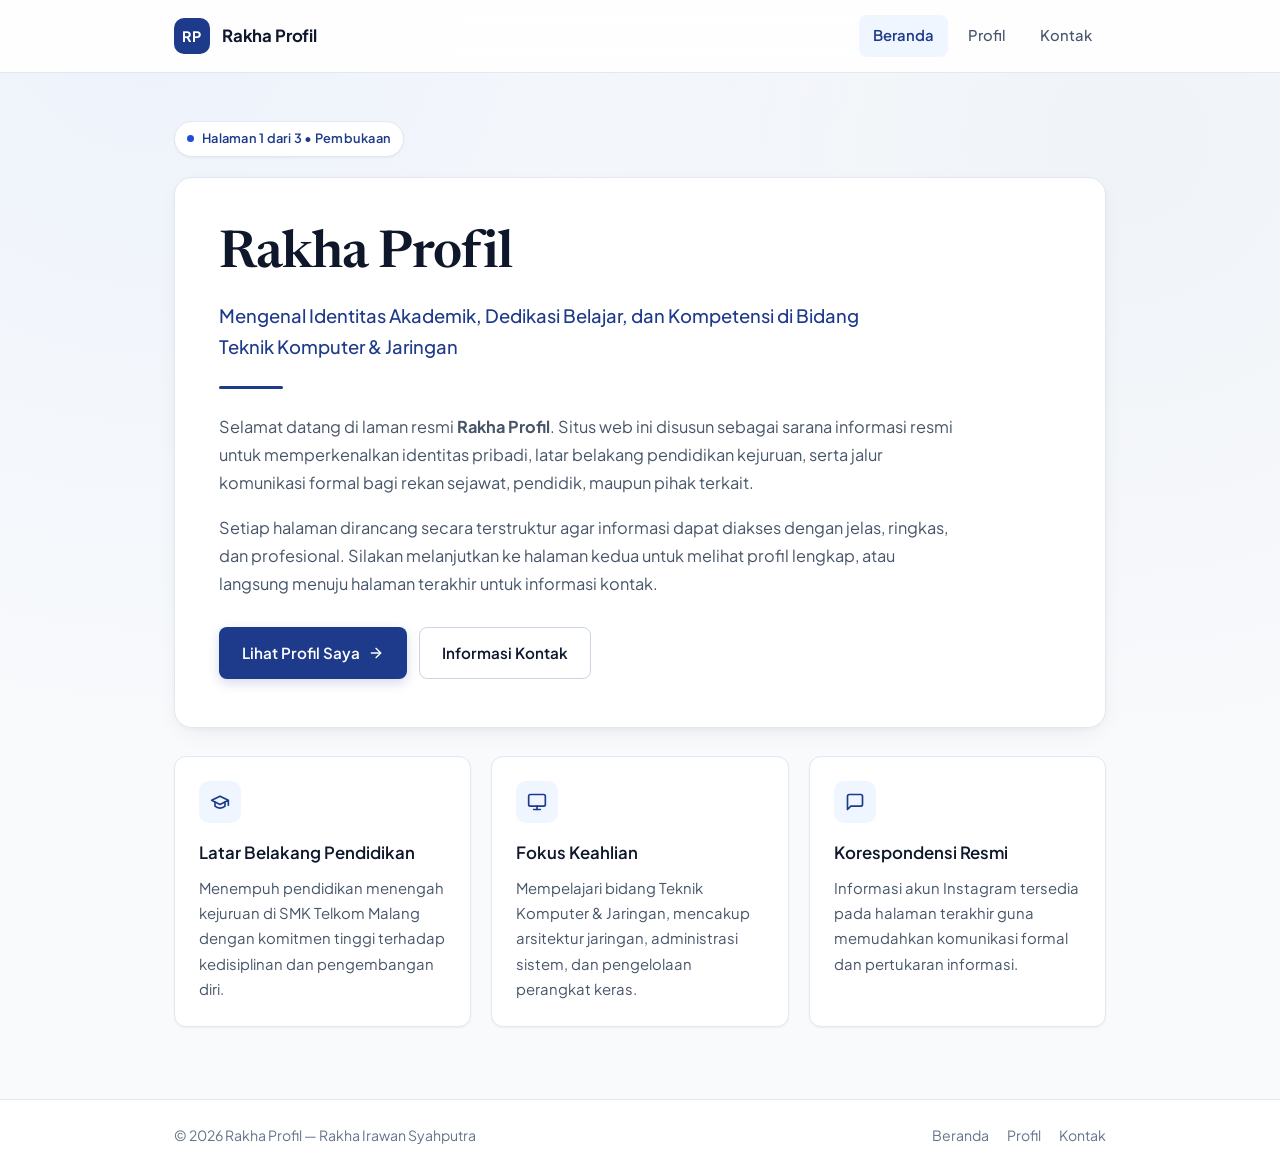
<file: index.html>
<!DOCTYPE html>
<html lang="id">
<head>
  <meta charset="UTF-8" />
  <meta name="viewport" content="width=device-width, initial-scale=1.0" />
  <meta name="description" content="Rakha Profil — Situs web resmi yang memuat pembukaan, profil pendidikan di SMK Telkom Malang jurusan Teknik Komputer & Jaringan, serta informasi kontak." />
  <title>Rakha Profil — Beranda Resmi</title>
  <link rel="preconnect" href="https://fonts.googleapis.com" />
  <link rel="preconnect" href="https://fonts.gstatic.com" crossorigin />
  <link href="https://fonts.googleapis.com/css2?family=Newsreader:opsz,wght@6..72,500;6..72,600&family=Plus+Jakarta+Sans:wght@400;500;600;700&display=swap" rel="stylesheet" />
  <link rel="stylesheet" href="assets/css/style.css" />
</head>
<body>
  <header class="site-header">
    <div class="container header-inner">
      <a href="index.html" class="brand" aria-label="Rakha Profil Beranda">
        <span class="brand-mark" aria-hidden="true">RP</span>
        <span>Rakha Profil</span>
      </a>

      <button
        type="button"
        class="nav-toggle"
        aria-label="Buka menu navigasi"
        aria-expanded="false"
        data-nav-toggle
      >
        <svg width="20" height="20" viewBox="0 0 24 24" fill="none" stroke="currentColor" stroke-width="2" stroke-linecap="round" aria-hidden="true">
          <line x1="3" y1="6" x2="21" y2="6" />
          <line x1="3" y1="12" x2="21" y2="12" />
          <line x1="3" y1="18" x2="21" y2="18" />
        </svg>
      </button>

      <nav class="site-nav" aria-label="Navigasi Utama" data-nav-menu>
        <a href="index.html" class="nav-link" data-page="beranda">Beranda</a>
        <a href="profil.html" class="nav-link" data-page="profil">Profil</a>
        <a href="kontak.html" class="nav-link" data-page="kontak">Kontak</a>
      </nav>
    </div>
  </header>

  <main>
    <div class="container">
      <div class="page-indicator">
        <span class="page-indicator-dot" aria-hidden="true"></span>
        <span>Halaman 1 dari 3 &bull; Pembukaan</span>
      </div>

      <section class="hero-card" aria-labelledby="hero-heading">
        <h1 id="hero-heading" class="hero-title">Rakha Profil</h1>
        <p class="hero-subtitle">
          Mengenal Identitas Akademik, Dedikasi Belajar, dan Kompetensi di Bidang Teknik Komputer &amp; Jaringan
        </p>
        <div class="formal-divider" aria-hidden="true"></div>

        <p class="hero-lead">
          Selamat datang di laman resmi <strong>Rakha Profil</strong>. Situs web ini disusun sebagai sarana informasi resmi untuk memperkenalkan identitas pribadi, latar belakang pendidikan kejuruan, serta jalur komunikasi formal bagi rekan sejawat, pendidik, maupun pihak terkait.
        </p>
        <p class="hero-lead">
          Setiap halaman dirancang secara terstruktur agar informasi dapat diakses dengan jelas, ringkas, dan profesional. Silakan melanjutkan ke halaman kedua untuk melihat profil lengkap, atau langsung menuju halaman terakhir untuk informasi kontak.
        </p>

        <div class="hero-actions">
          <a href="profil.html" class="btn btn-primary">
            Lihat Profil Saya
            <svg width="16" height="16" viewBox="0 0 24 24" fill="none" stroke="currentColor" stroke-width="2" stroke-linecap="round" stroke-linejoin="round" aria-hidden="true">
              <path d="M5 12h14" />
              <path d="m12 5 7 7-7 7" />
            </svg>
          </a>
          <a href="kontak.html" class="btn btn-secondary">Informasi Kontak</a>
        </div>
      </section>

      <section class="section-grid" aria-label="Ringkasan Halaman">
        <article class="info-card">
          <div class="card-icon" aria-hidden="true">
            <svg width="20" height="20" viewBox="0 0 24 24" fill="none" stroke="currentColor" stroke-width="2" stroke-linecap="round" stroke-linejoin="round">
              <path d="M22 10v6M2 10l10-5 10 5-10 5z" />
              <path d="M6 12v5c3 3 9 3 12 0v-5" />
            </svg>
          </div>
          <h2 class="card-title">Latar Belakang Pendidikan</h2>
          <p class="card-text">
            Menempuh pendidikan menengah kejuruan di SMK Telkom Malang dengan komitmen tinggi terhadap kedisiplinan dan pengembangan diri.
          </p>
        </article>

        <article class="info-card">
          <div class="card-icon" aria-hidden="true">
            <svg width="20" height="20" viewBox="0 0 24 24" fill="none" stroke="currentColor" stroke-width="2" stroke-linecap="round" stroke-linejoin="round">
              <rect x="2" y="3" width="20" height="14" rx="2" />
              <line x1="8" y1="21" x2="16" y2="21" />
              <line x1="12" y1="17" x2="12" y2="21" />
            </svg>
          </div>
          <h2 class="card-title">Fokus Keahlian</h2>
          <p class="card-text">
            Mempelajari bidang Teknik Komputer &amp; Jaringan, mencakup arsitektur jaringan, administrasi sistem, dan pengelolaan perangkat keras.
          </p>
        </article>

        <article class="info-card">
          <div class="card-icon" aria-hidden="true">
            <svg width="20" height="20" viewBox="0 0 24 24" fill="none" stroke="currentColor" stroke-width="2" stroke-linecap="round" stroke-linejoin="round">
              <path d="M21 15a2 2 0 0 1-2 2H7l-4 4V5a2 2 0 0 1 2-2h14a2 2 0 0 1 2 2z" />
            </svg>
          </div>
          <h2 class="card-title">Korespondensi Resmi</h2>
          <p class="card-text">
            Informasi akun Instagram tersedia pada halaman terakhir guna memudahkan komunikasi formal dan pertukaran informasi.
          </p>
        </article>
      </section>
    </div>
  </main>

  <footer class="site-footer">
    <div class="container footer-inner">
      <span>&copy; 2026 Rakha Profil &mdash; Rakha Irawan Syahputra</span>
      <div class="footer-links">
        <a href="index.html">Beranda</a>
        <a href="profil.html">Profil</a>
        <a href="kontak.html">Kontak</a>
      </div>
    </div>
  </footer>

  <script src="assets/js/main.js"></script>
</body>
</html>
</file>
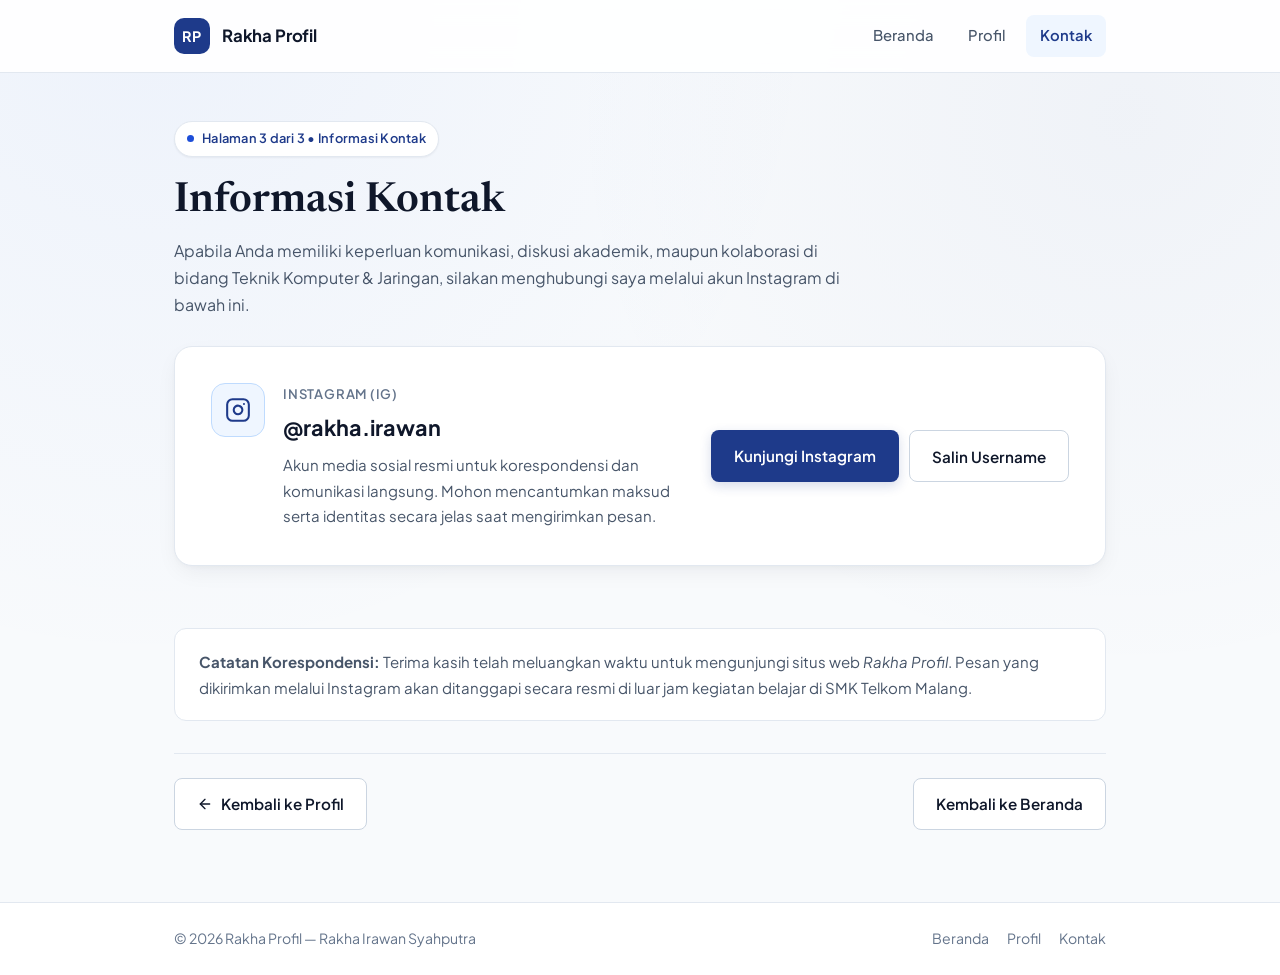
<file: kontak.html>
<!DOCTYPE html>
<html lang="id">
<head>
  <meta charset="UTF-8" />
  <meta name="viewport" content="width=device-width, initial-scale=1.0" />
  <meta name="description" content="Informasi kontak resmi Rakha Irawan Syahputra melalui akun Instagram." />
  <title>Kontak — Rakha Profil</title>
  <link rel="preconnect" href="https://fonts.googleapis.com" />
  <link rel="preconnect" href="https://fonts.gstatic.com" crossorigin />
  <link href="https://fonts.googleapis.com/css2?family=Newsreader:opsz,wght@6..72,500;6..72,600&family=Plus+Jakarta+Sans:wght@400;500;600;700&display=swap" rel="stylesheet" />
  <link rel="stylesheet" href="assets/css/style.css" />
</head>
<body>
  <header class="site-header">
    <div class="container header-inner">
      <a href="index.html" class="brand" aria-label="Rakha Profil Beranda">
        <span class="brand-mark" aria-hidden="true">RP</span>
        <span>Rakha Profil</span>
      </a>

      <button
        type="button"
        class="nav-toggle"
        aria-label="Buka menu navigasi"
        aria-expanded="false"
        data-nav-toggle
      >
        <svg width="20" height="20" viewBox="0 0 24 24" fill="none" stroke="currentColor" stroke-width="2" stroke-linecap="round" aria-hidden="true">
          <line x1="3" y1="6" x2="21" y2="6" />
          <line x1="3" y1="12" x2="21" y2="12" />
          <line x1="3" y1="18" x2="21" y2="18" />
        </svg>
      </button>

      <nav class="site-nav" aria-label="Navigasi Utama" data-nav-menu>
        <a href="index.html" class="nav-link" data-page="beranda">Beranda</a>
        <a href="profil.html" class="nav-link" data-page="profil">Profil</a>
        <a href="kontak.html" class="nav-link" data-page="kontak">Kontak</a>
      </nav>
    </div>
  </header>

  <main>
    <div class="container">
      <div class="page-indicator">
        <span class="page-indicator-dot" aria-hidden="true"></span>
        <span>Halaman 3 dari 3 &bull; Informasi Kontak</span>
      </div>

      <div class="page-header">
        <h1 class="page-title">Informasi Kontak</h1>
        <p class="page-description">
          Apabila Anda memiliki keperluan komunikasi, diskusi akademik, maupun kolaborasi di bidang Teknik Komputer &amp; Jaringan, silakan menghubungi saya melalui akun Instagram di bawah ini.
        </p>
      </div>

      <!-- Ganti username dan tautan Instagram di bawah ini sesuai akun Instagram Anda yang sebenarnya -->
      <section class="contact-card" aria-labelledby="ig-heading">
        <div class="contact-meta">
          <div class="ig-badge" aria-hidden="true">
            <svg width="26" height="26" viewBox="0 0 24 24" fill="none" stroke="currentColor" stroke-width="1.9" stroke-linecap="round" stroke-linejoin="round">
              <rect x="2" y="2" width="20" height="20" rx="5" ry="5" />
              <path d="M16 11.37A4 4 0 1 1 12.63 8 4 4 0 0 1 16 11.37z" />
              <line x1="17.5" y1="6.5" x2="17.51" y2="6.5" />
            </svg>
          </div>
          <div>
            <p class="contact-platform">Instagram (IG)</p>
            <h2 id="ig-heading" class="contact-handle">@rakha.irawan</h2>
            <p class="contact-note">
              Akun media sosial resmi untuk korespondensi dan komunikasi langsung. Mohon mencantumkan maksud serta identitas secara jelas saat mengirimkan pesan.
            </p>
          </div>
        </div>

        <div class="contact-actions">
          <a
            href="https://www.instagram.com/rakha.irawan/"
            target="_blank"
            rel="noopener noreferrer"
            class="btn btn-primary"
          >
            Kunjungi Instagram
          </a>
          <button
            type="button"
            class="btn btn-secondary"
            data-copy-ig="@rakha.irawan"
          >
            Salin Username
          </button>
        </div>
      </section>

      <p class="copy-feedback" role="status" aria-live="polite" data-copy-feedback></p>

      <aside class="notice-box">
        <strong>Catatan Korespondensi:</strong> Terima kasih telah meluangkan waktu untuk mengunjungi situs web <em>Rakha Profil</em>. Pesan yang dikirimkan melalui Instagram akan ditanggapi secara resmi di luar jam kegiatan belajar di SMK Telkom Malang.
      </aside>

      <nav class="page-pager" aria-label="Navigasi Halaman">
        <a href="profil.html" class="btn btn-secondary">
          <svg width="16" height="16" viewBox="0 0 24 24" fill="none" stroke="currentColor" stroke-width="2" stroke-linecap="round" stroke-linejoin="round" aria-hidden="true">
            <path d="M19 12H5" />
            <path d="m12 19-7-7 7-7" />
          </svg>
          Kembali ke Profil
        </a>
        <a href="index.html" class="btn btn-secondary">Kembali ke Beranda</a>
      </nav>
    </div>
  </main>

  <footer class="site-footer">
    <div class="container footer-inner">
      <span>&copy; 2026 Rakha Profil &mdash; Rakha Irawan Syahputra</span>
      <div class="footer-links">
        <a href="index.html">Beranda</a>
        <a href="profil.html">Profil</a>
        <a href="kontak.html">Kontak</a>
      </div>
    </div>
  </footer>

  <script src="assets/js/main.js"></script>
</body>
</html>
</file>
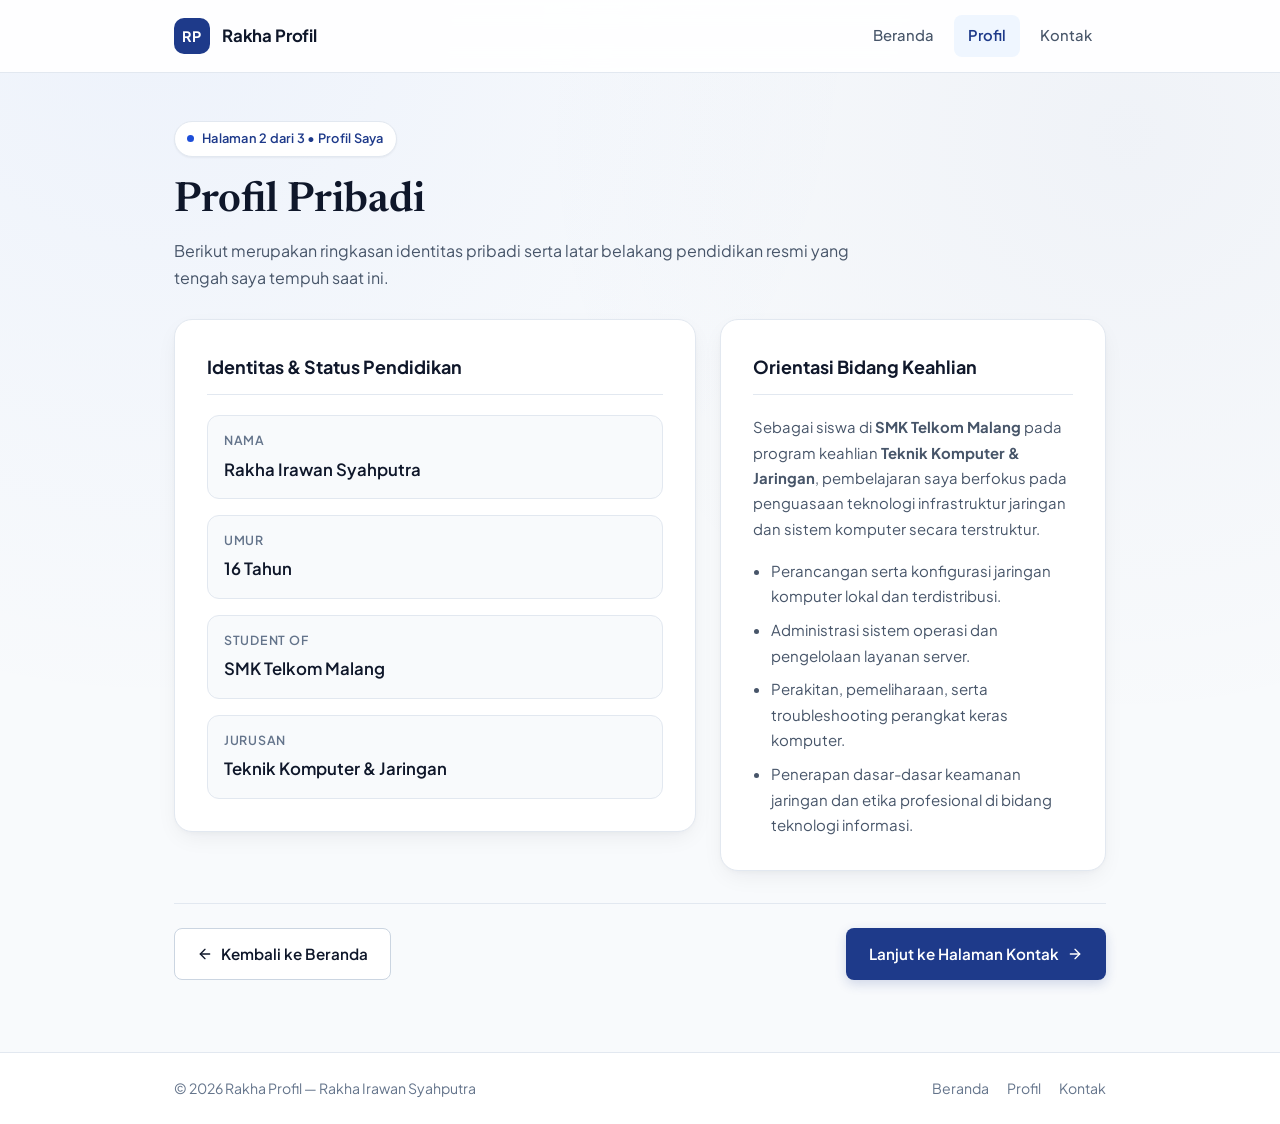
<file: profil.html>
<!DOCTYPE html>
<html lang="id">
<head>
  <meta charset="UTF-8" />
  <meta name="viewport" content="width=device-width, initial-scale=1.0" />
  <meta name="description" content="Profil pribadi Rakha Irawan Syahputra, umur 16 tahun, siswa SMK Telkom Malang jurusan Teknik Komputer & Jaringan." />
  <title>Profil Saya — Rakha Profil</title>
  <link rel="preconnect" href="https://fonts.googleapis.com" />
  <link rel="preconnect" href="https://fonts.gstatic.com" crossorigin />
  <link href="https://fonts.googleapis.com/css2?family=Newsreader:opsz,wght@6..72,500;6..72,600&family=Plus+Jakarta+Sans:wght@400;500;600;700&display=swap" rel="stylesheet" />
  <link rel="stylesheet" href="assets/css/style.css" />
</head>
<body>
  <header class="site-header">
    <div class="container header-inner">
      <a href="index.html" class="brand" aria-label="Rakha Profil Beranda">
        <span class="brand-mark" aria-hidden="true">RP</span>
        <span>Rakha Profil</span>
      </a>

      <button
        type="button"
        class="nav-toggle"
        aria-label="Buka menu navigasi"
        aria-expanded="false"
        data-nav-toggle
      >
        <svg width="20" height="20" viewBox="0 0 24 24" fill="none" stroke="currentColor" stroke-width="2" stroke-linecap="round" aria-hidden="true">
          <line x1="3" y1="6" x2="21" y2="6" />
          <line x1="3" y1="12" x2="21" y2="12" />
          <line x1="3" y1="18" x2="21" y2="18" />
        </svg>
      </button>

      <nav class="site-nav" aria-label="Navigasi Utama" data-nav-menu>
        <a href="index.html" class="nav-link" data-page="beranda">Beranda</a>
        <a href="profil.html" class="nav-link" data-page="profil">Profil</a>
        <a href="kontak.html" class="nav-link" data-page="kontak">Kontak</a>
      </nav>
    </div>
  </header>

  <main>
    <div class="container">
      <div class="page-indicator">
        <span class="page-indicator-dot" aria-hidden="true"></span>
        <span>Halaman 2 dari 3 &bull; Profil Saya</span>
      </div>

      <div class="page-header">
        <h1 class="page-title">Profil Pribadi</h1>
        <p class="page-description">
          Berikut merupakan ringkasan identitas pribadi serta latar belakang pendidikan resmi yang tengah saya tempuh saat ini.
        </p>
      </div>

      <div class="profile-layout">
        <section class="panel" aria-labelledby="identitas-heading">
          <h2 id="identitas-heading" class="panel-heading">Identitas &amp; Status Pendidikan</h2>
          <ul class="profile-list">
            <li class="profile-item">
              <span class="profile-label">Nama</span>
              <span class="profile-value">Rakha Irawan Syahputra</span>
            </li>
            <li class="profile-item">
              <span class="profile-label">Umur</span>
              <span class="profile-value">16 Tahun</span>
            </li>
            <li class="profile-item">
              <span class="profile-label">Student of</span>
              <span class="profile-value">SMK Telkom Malang</span>
            </li>
            <li class="profile-item">
              <span class="profile-label">Jurusan</span>
              <span class="profile-value">Teknik Komputer &amp; Jaringan</span>
            </li>
          </ul>
        </section>

        <section class="panel" aria-labelledby="akademik-heading">
          <h2 id="akademik-heading" class="panel-heading">Orientasi Bidang Keahlian</h2>
          <p class="card-text">
            Sebagai siswa di <strong>SMK Telkom Malang</strong> pada program keahlian <strong>Teknik Komputer &amp; Jaringan</strong>, pembelajaran saya berfokus pada penguasaan teknologi infrastruktur jaringan dan sistem komputer secara terstruktur.
          </p>
          <ul class="competency-list">
            <li>Perancangan serta konfigurasi jaringan komputer lokal dan terdistribusi.</li>
            <li>Administrasi sistem operasi dan pengelolaan layanan server.</li>
            <li>Perakitan, pemeliharaan, serta troubleshooting perangkat keras komputer.</li>
            <li>Penerapan dasar-dasar keamanan jaringan dan etika profesional di bidang teknologi informasi.</li>
          </ul>
        </section>
      </div>

      <nav class="page-pager" aria-label="Navigasi Halaman">
        <a href="index.html" class="btn btn-secondary">
          <svg width="16" height="16" viewBox="0 0 24 24" fill="none" stroke="currentColor" stroke-width="2" stroke-linecap="round" stroke-linejoin="round" aria-hidden="true">
            <path d="M19 12H5" />
            <path d="m12 19-7-7 7-7" />
          </svg>
          Kembali ke Beranda
        </a>
        <a href="kontak.html" class="btn btn-primary">
          Lanjut ke Halaman Kontak
          <svg width="16" height="16" viewBox="0 0 24 24" fill="none" stroke="currentColor" stroke-width="2" stroke-linecap="round" stroke-linejoin="round" aria-hidden="true">
            <path d="M5 12h14" />
            <path d="m12 5 7 7-7 7" />
          </svg>
        </a>
      </nav>
    </div>
  </main>

  <footer class="site-footer">
    <div class="container footer-inner">
      <span>&copy; 2026 Rakha Profil &mdash; Rakha Irawan Syahputra</span>
      <div class="footer-links">
        <a href="index.html">Beranda</a>
        <a href="profil.html">Profil</a>
        <a href="kontak.html">Kontak</a>
      </div>
    </div>
  </footer>

  <script src="assets/js/main.js"></script>
</body>
</html>
</file>
<file: assets/css/style.css>
:root {
  color-scheme: light;
  --bg-page: #f8fafc;
  --bg-surface: #ffffff;
  --bg-subtle: #f1f5f9;
  --bg-accent-soft: #eff6ff;
  --text-primary: #0f172a;
  --text-secondary: #475569;
  --text-muted: #64748b;
  --accent-primary: #1e3a8a;
  --accent-hover: #1d4ed8;
  --accent-border: #bfdbfe;
  --border-subtle: #e2e8f0;
  --border-strong: #cbd5e1;
  --shadow-sm: 0 1px 2px 0 rgba(15, 23, 42, 0.05);
  --shadow-md: 0 8px 24px -6px rgba(15, 23, 42, 0.08), 0 2px 6px -2px rgba(15, 23, 42, 0.04);
  --radius-sm: 8px;
  --radius-md: 12px;
  --radius-lg: 18px;
  --max-width: 980px;
  --font-sans: "Plus Jakarta Sans", -apple-system, BlinkMacSystemFont, "Segoe UI", Roboto, sans-serif;
  --font-serif: "Newsreader", Georgia, "Times New Roman", serif;
}

*,
*::before,
*::after {
  box-sizing: border-box;
}

html {
  scroll-behavior: smooth;
}

body {
  margin: 0;
  min-height: 100vh;
  display: flex;
  flex-direction: column;
  font-family: var(--font-sans);
  font-size: 16px;
  line-height: 1.7;
  color: var(--text-primary);
  background-color: var(--bg-page);
  background-image:
    radial-gradient(circle at 12% 0%, rgba(37, 99, 235, 0.05) 0%, transparent 45%),
    radial-gradient(circle at 88% 12%, rgba(30, 58, 138, 0.04) 0%, transparent 40%);
  -webkit-font-smoothing: antialiased;
}

a {
  color: inherit;
  text-decoration: none;
}

.container {
  width: 100%;
  max-width: var(--max-width);
  margin: 0 auto;
  padding: 0 24px;
}

/* Header & Navigation */
.site-header {
  position: sticky;
  top: 0;
  z-index: 50;
  background-color: rgba(255, 255, 255, 0.9);
  backdrop-filter: blur(12px);
  border-bottom: 1px solid var(--border-subtle);
}

.header-inner {
  display: flex;
  align-items: center;
  justify-content: space-between;
  min-height: 72px;
  gap: 16px;
}

.brand {
  display: inline-flex;
  align-items: center;
  gap: 12px;
  font-weight: 700;
  font-size: 1.05rem;
  letter-spacing: -0.01em;
  color: var(--text-primary);
}

.brand-mark {
  display: inline-flex;
  align-items: center;
  justify-content: center;
  width: 36px;
  height: 36px;
  border-radius: 10px;
  background-color: var(--accent-primary);
  color: #ffffff;
  font-size: 0.9rem;
  font-weight: 700;
  letter-spacing: 0.02em;
}

.nav-toggle {
  display: none;
  align-items: center;
  justify-content: center;
  width: 40px;
  height: 40px;
  border: 1px solid var(--border-subtle);
  border-radius: var(--radius-sm);
  background-color: var(--bg-surface);
  color: var(--text-primary);
  cursor: pointer;
}

.site-nav {
  display: flex;
  align-items: center;
  gap: 6px;
}

.nav-link {
  padding: 8px 14px;
  border-radius: var(--radius-sm);
  font-size: 0.925rem;
  font-weight: 500;
  color: var(--text-secondary);
  transition: background-color 0.2s ease, color 0.2s ease;
}

.nav-link:hover {
  background-color: var(--bg-subtle);
  color: var(--text-primary);
}

.nav-link.is-active {
  background-color: var(--bg-accent-soft);
  color: var(--accent-primary);
  font-weight: 600;
}

/* Main Content */
main {
  flex: 1;
  padding: 48px 0 72px;
}

.page-indicator {
  display: inline-flex;
  align-items: center;
  gap: 8px;
  padding: 6px 12px;
  border-radius: 999px;
  background-color: var(--bg-surface);
  border: 1px solid var(--border-subtle);
  font-size: 0.8rem;
  font-weight: 600;
  color: var(--accent-primary);
  letter-spacing: 0.02em;
  box-shadow: var(--shadow-sm);
  margin-bottom: 20px;
}

.page-indicator-dot {
  width: 7px;
  height: 7px;
  border-radius: 50%;
  background-color: var(--accent-hover);
}

/* Hero / Opening Section */
.hero-card {
  background-color: var(--bg-surface);
  border: 1px solid var(--border-subtle);
  border-radius: var(--radius-lg);
  padding: 48px 44px;
  box-shadow: var(--shadow-md);
}

.hero-title {
  margin: 0 0 14px;
  font-family: var(--font-serif);
  font-size: clamp(2.2rem, 4.5vw, 3.25rem);
  font-weight: 600;
  line-height: 1.15;
  letter-spacing: -0.02em;
  color: var(--text-primary);
}

.hero-subtitle {
  margin: 0 0 24px;
  font-size: 1.15rem;
  font-weight: 500;
  color: var(--accent-primary);
  max-width: 680px;
}

.formal-divider {
  width: 64px;
  height: 3px;
  border-radius: 999px;
  background-color: var(--accent-primary);
  margin: 0 0 24px;
}

.hero-lead {
  margin: 0 0 18px;
  color: var(--text-secondary);
  font-size: 1.02rem;
  max-width: 740px;
}

.hero-actions {
  display: flex;
  flex-wrap: wrap;
  gap: 12px;
  margin-top: 30px;
}

/* Buttons */
.btn {
  display: inline-flex;
  align-items: center;
  justify-content: center;
  gap: 8px;
  padding: 12px 22px;
  border-radius: var(--radius-sm);
  font-family: inherit;
  font-size: 0.95rem;
  font-weight: 600;
  border: 1px solid transparent;
  cursor: pointer;
  transition: background-color 0.2s ease, border-color 0.2s ease, transform 0.15s ease, box-shadow 0.2s ease;
}

.btn:active {
  transform: translateY(1px);
}

.btn-primary {
  background-color: var(--accent-primary);
  color: #ffffff;
  box-shadow: 0 4px 12px rgba(30, 58, 138, 0.18);
}

.btn-primary:hover {
  background-color: var(--accent-hover);
}

.btn-secondary {
  background-color: var(--bg-surface);
  color: var(--text-primary);
  border-color: var(--border-strong);
}

.btn-secondary:hover {
  background-color: var(--bg-subtle);
}

/* Highlights Grid */
.section-grid {
  display: grid;
  grid-template-columns: repeat(3, minmax(0, 1fr));
  gap: 20px;
  margin-top: 28px;
}

.info-card {
  background-color: var(--bg-surface);
  border: 1px solid var(--border-subtle);
  border-radius: var(--radius-md);
  padding: 24px;
  box-shadow: var(--shadow-sm);
  transition: border-color 0.2s ease, box-shadow 0.2s ease;
}

.info-card:hover {
  border-color: var(--accent-border);
  box-shadow: var(--shadow-md);
}

.card-icon {
  display: inline-flex;
  align-items: center;
  justify-content: center;
  width: 42px;
  height: 42px;
  border-radius: 10px;
  background-color: var(--bg-accent-soft);
  color: var(--accent-primary);
  margin-bottom: 16px;
}

.card-title {
  margin: 0 0 8px;
  font-size: 1.05rem;
  font-weight: 600;
  color: var(--text-primary);
}

.card-text {
  margin: 0;
  font-size: 0.93rem;
  color: var(--text-secondary);
}

/* Profile Page */
.page-header {
  margin-bottom: 28px;
}

.page-title {
  margin: 0 0 10px;
  font-family: var(--font-serif);
  font-size: clamp(1.9rem, 3.8vw, 2.6rem);
  font-weight: 600;
  line-height: 1.2;
  color: var(--text-primary);
}

.page-description {
  margin: 0;
  color: var(--text-secondary);
  max-width: 680px;
}

.profile-layout {
  display: grid;
  grid-template-columns: 1.35fr 1fr;
  gap: 24px;
  align-items: start;
}

.panel {
  background-color: var(--bg-surface);
  border: 1px solid var(--border-subtle);
  border-radius: var(--radius-lg);
  padding: 32px;
  box-shadow: var(--shadow-md);
}

.panel-heading {
  margin: 0 0 20px;
  font-size: 1.12rem;
  font-weight: 700;
  color: var(--text-primary);
  padding-bottom: 12px;
  border-bottom: 1px solid var(--border-subtle);
}

.profile-list {
  margin: 0;
  padding: 0;
  list-style: none;
  display: grid;
  gap: 16px;
}

.profile-item {
  display: flex;
  flex-direction: column;
  gap: 4px;
  padding: 14px 16px;
  border-radius: var(--radius-md);
  background-color: var(--bg-page);
  border: 1px solid var(--border-subtle);
}

.profile-label {
  font-size: 0.78rem;
  font-weight: 600;
  text-transform: uppercase;
  letter-spacing: 0.06em;
  color: var(--text-muted);
}

.profile-value {
  font-size: 1.05rem;
  font-weight: 600;
  color: var(--text-primary);
}

.competency-list {
  margin: 16px 0 0;
  padding-left: 18px;
  color: var(--text-secondary);
  display: grid;
  gap: 8px;
  font-size: 0.94rem;
}

/* Contact Page */
.contact-card {
  background-color: var(--bg-surface);
  border: 1px solid var(--border-subtle);
  border-radius: var(--radius-lg);
  padding: 36px;
  box-shadow: var(--shadow-md);
  display: grid;
  grid-template-columns: 1fr auto;
  gap: 24px;
  align-items: center;
}

.contact-meta {
  display: flex;
  align-items: flex-start;
  gap: 18px;
}

.ig-badge {
  display: inline-flex;
  align-items: center;
  justify-content: center;
  width: 54px;
  height: 54px;
  flex-shrink: 0;
  border-radius: 14px;
  background-color: var(--bg-accent-soft);
  border: 1px solid var(--accent-border);
  color: var(--accent-primary);
}

.contact-platform {
  margin: 0 0 4px;
  font-size: 0.82rem;
  font-weight: 600;
  text-transform: uppercase;
  letter-spacing: 0.06em;
  color: var(--text-muted);
}

.contact-handle {
  margin: 0 0 6px;
  font-size: 1.35rem;
  font-weight: 700;
  color: var(--text-primary);
}

.contact-note {
  margin: 0;
  font-size: 0.94rem;
  color: var(--text-secondary);
  max-width: 520px;
}

.contact-actions {
  display: flex;
  flex-wrap: wrap;
  gap: 10px;
}

.copy-feedback {
  margin-top: 16px;
  min-height: 22px;
  font-size: 0.88rem;
  font-weight: 500;
  color: var(--accent-primary);
}

.notice-box {
  margin-top: 24px;
  padding: 20px 24px;
  border-radius: var(--radius-md);
  background-color: var(--bg-surface);
  border: 1px solid var(--border-subtle);
  color: var(--text-secondary);
  font-size: 0.94rem;
}

/* Page Step Navigation */
.page-pager {
  display: flex;
  justify-content: space-between;
  align-items: center;
  gap: 12px;
  margin-top: 32px;
  padding-top: 24px;
  border-top: 1px solid var(--border-subtle);
}

/* Footer */
.site-footer {
  background-color: var(--bg-surface);
  border-top: 1px solid var(--border-subtle);
  padding: 24px 0;
  font-size: 0.88rem;
  color: var(--text-muted);
}

.footer-inner {
  display: flex;
  flex-wrap: wrap;
  align-items: center;
  justify-content: space-between;
  gap: 12px;
}

.footer-links {
  display: flex;
  gap: 18px;
}

.footer-links a:hover {
  color: var(--accent-primary);
}

/* Responsive */
@media (max-width: 820px) {
  .section-grid,
  .profile-layout,
  .contact-card {
    grid-template-columns: 1fr;
  }

  .hero-card,
  .panel,
  .contact-card {
    padding: 28px 22px;
  }
}

@media (max-width: 640px) {
  .nav-toggle {
    display: inline-flex;
  }

  .site-nav {
    position: absolute;
    top: 72px;
    left: 0;
    right: 0;
    display: none;
    flex-direction: column;
    align-items: stretch;
    padding: 12px 24px 18px;
    background-color: var(--bg-surface);
    border-bottom: 1px solid var(--border-subtle);
    box-shadow: var(--shadow-md);
  }

  .site-nav.is-open {
    display: flex;
  }

  .page-pager {
    flex-direction: column;
    align-items: stretch;
  }

  .page-pager .btn {
    width: 100%;
  }
}
</file>
